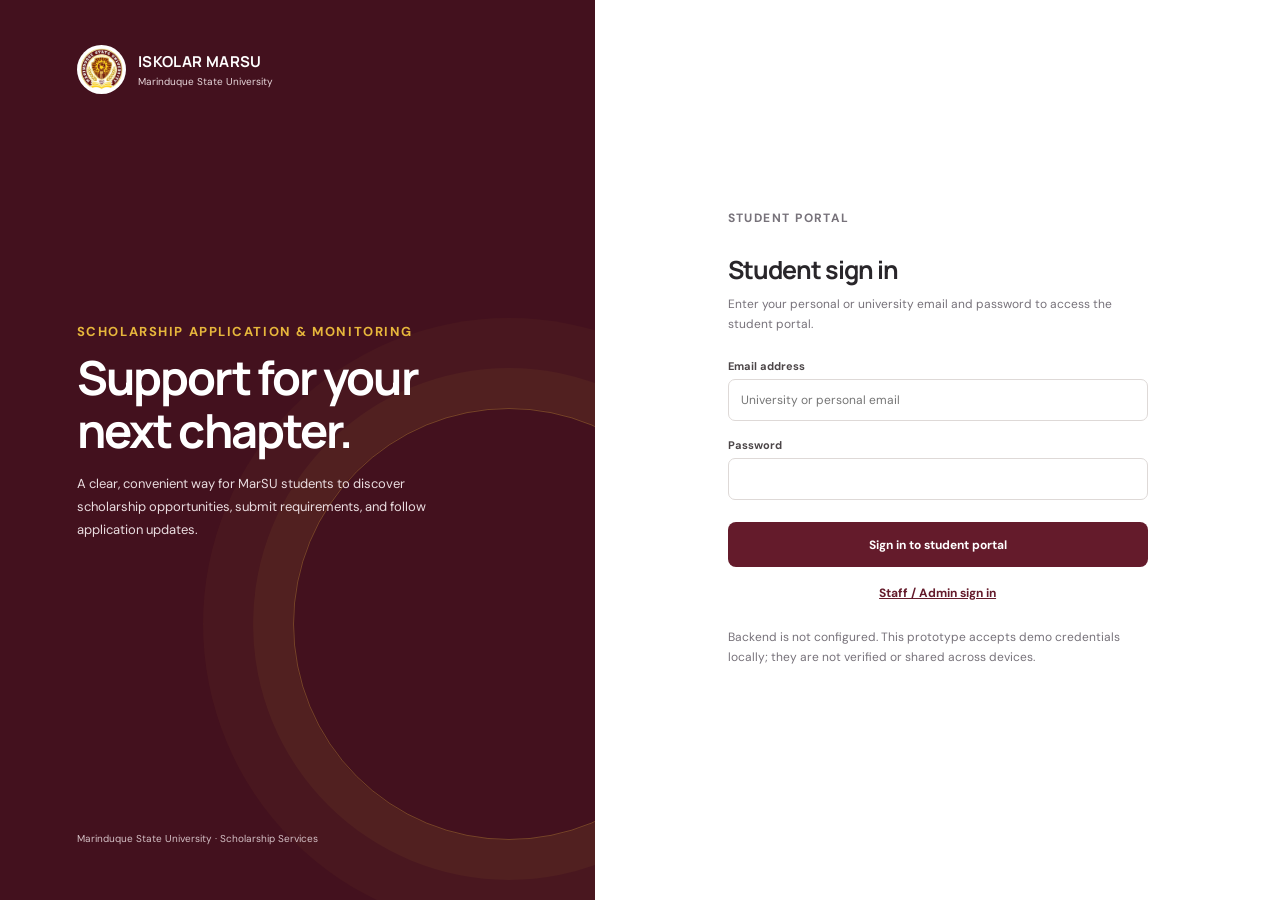
<file: index.html>
<!doctype html>
<html lang="en">
<head>
  <meta charset="utf-8">
  <meta name="viewport" content="width=device-width, initial-scale=1">
  <meta name="theme-color" content="#641b2b">
  <title>Student sign in | ISKOLAR MARSU</title>
  <link rel="stylesheet" href="styles.css">
  <script src="supabase-config.js" defer></script>
  <script src="supabase-backend.js" defer></script>
  <script src="app.js" defer></script>
</head>
<body data-page="student-login" data-role="public"><div id="app"></div></body>
</html>
</file>
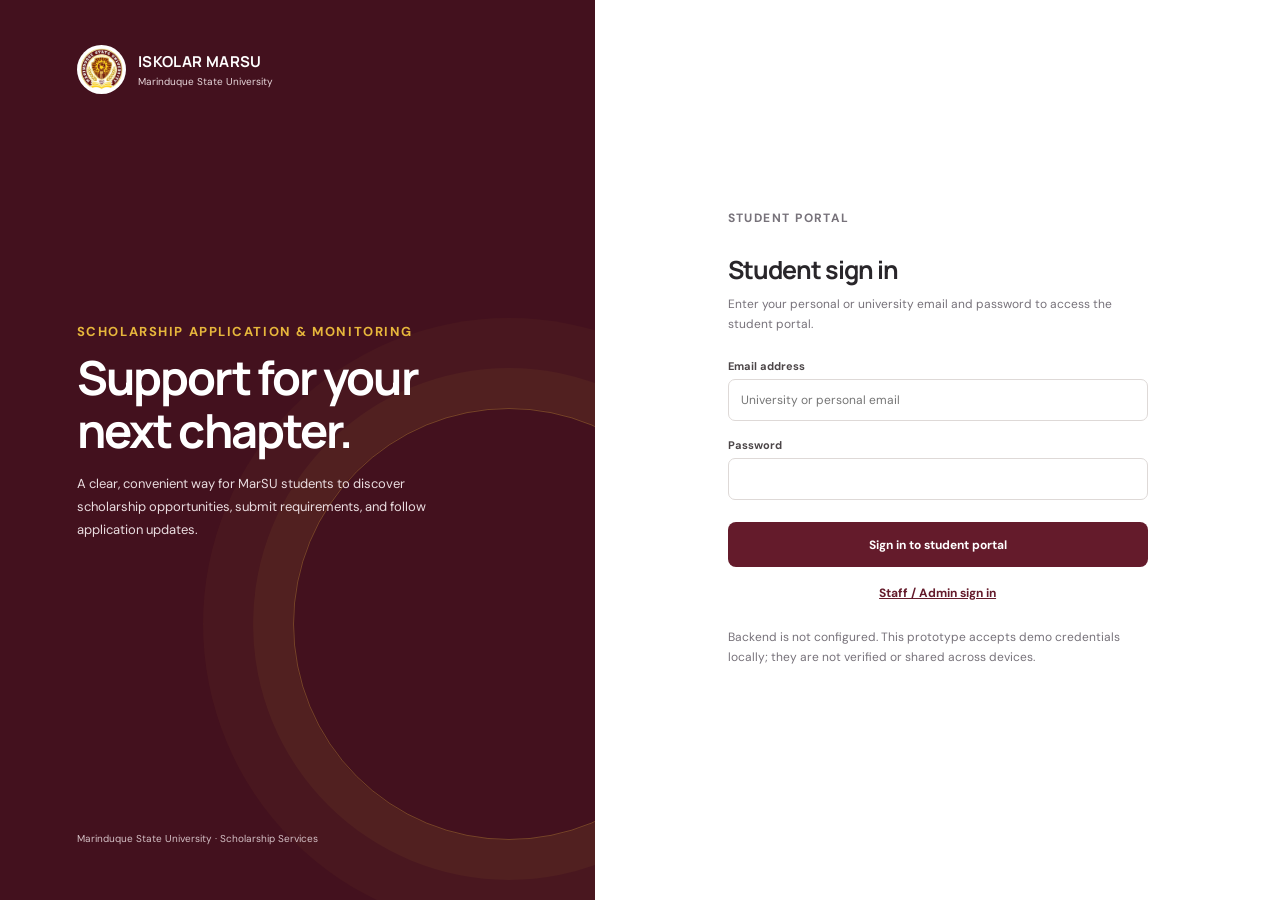
<file: admin-dashboard.html>
<!doctype html>
<html lang="en">
<head>
  <meta charset="utf-8">
  <meta name="viewport" content="width=device-width, initial-scale=1">
  <meta name="theme-color" content="#641b2b">
  <title>Staff dashboard | ISKOLAR MARSU</title>
  <link rel="stylesheet" href="styles.css">
  <script src="supabase-config.js" defer></script>
  <script src="supabase-backend.js" defer></script>
  <script src="app.js" defer></script>
</head>
<body data-page="admin-dashboard" data-role="admin"><div id="app"></div></body>
</html>
</file>
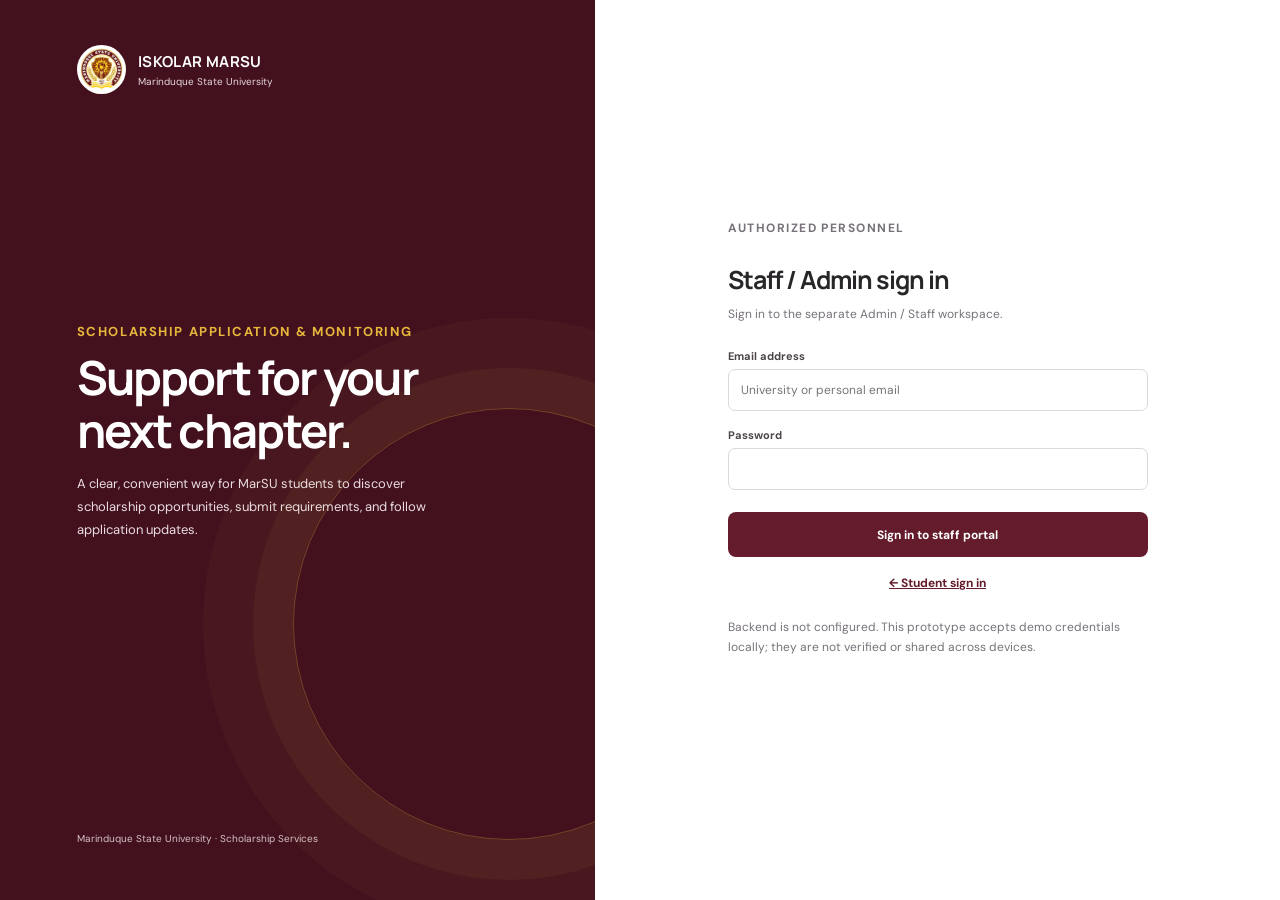
<file: admin-login.html>
<!doctype html>
<html lang="en">
<head>
  <meta charset="utf-8">
  <meta name="viewport" content="width=device-width, initial-scale=1">
  <meta name="theme-color" content="#641b2b">
  <title>Staff sign in | ISKOLAR MARSU</title>
  <link rel="stylesheet" href="styles.css">
  <script src="supabase-config.js" defer></script>
  <script src="supabase-backend.js" defer></script>
  <script src="app.js" defer></script>
</head>
<body data-page="admin-login" data-role="public"><div id="app"></div></body>
</html>
</file>
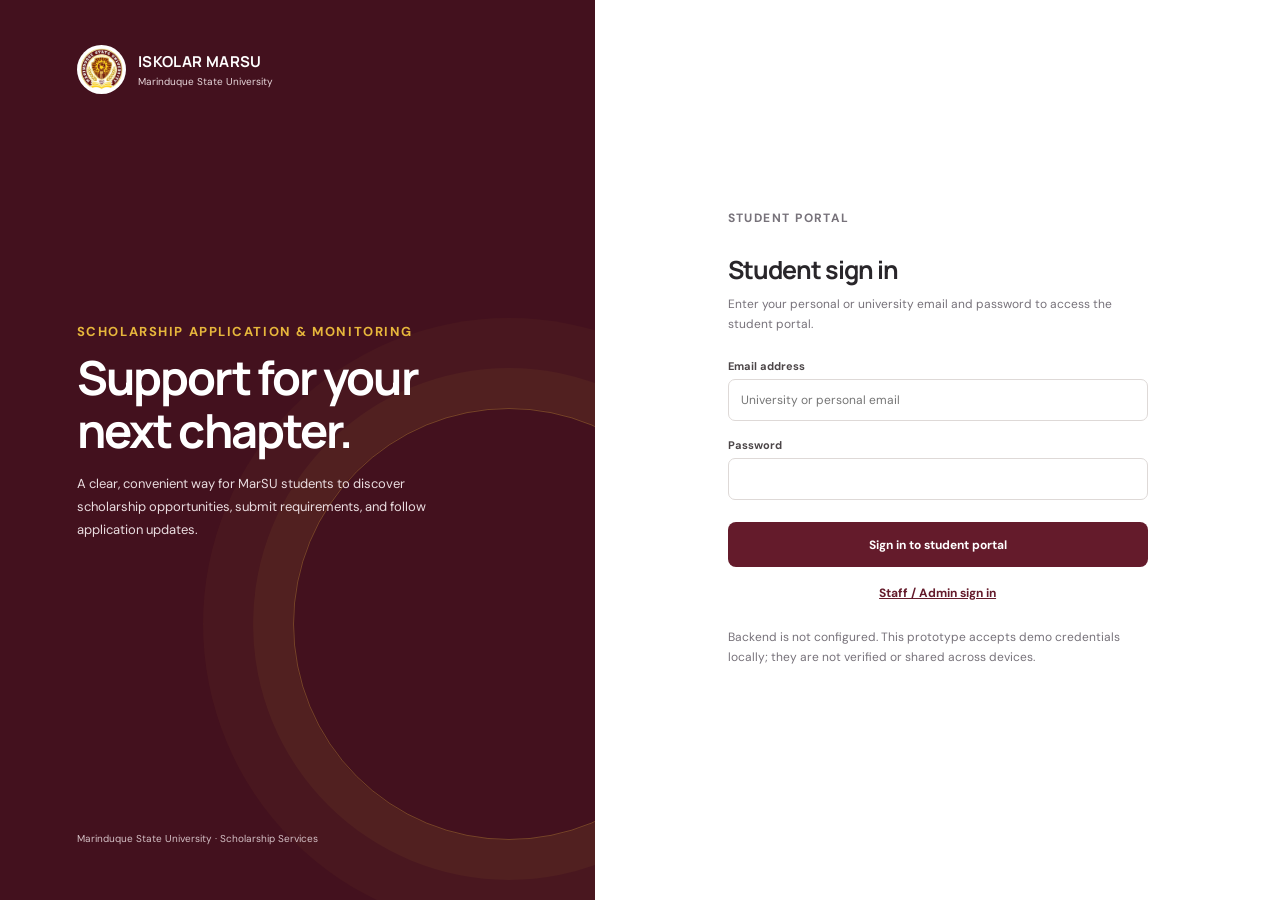
<file: announcements.html>
<!doctype html>
<html lang="en">
<head>
  <meta charset="utf-8">
  <meta name="viewport" content="width=device-width, initial-scale=1">
  <meta name="theme-color" content="#641b2b">
  <title>Announcements | ISKOLAR MARSU</title>
  <link rel="stylesheet" href="styles.css">
  <script src="supabase-config.js" defer></script>
  <script src="supabase-backend.js" defer></script>
  <script src="app.js" defer></script>
</head>
<body data-page="announcements" data-role="student"><div id="app"></div></body>
</html>
</file>
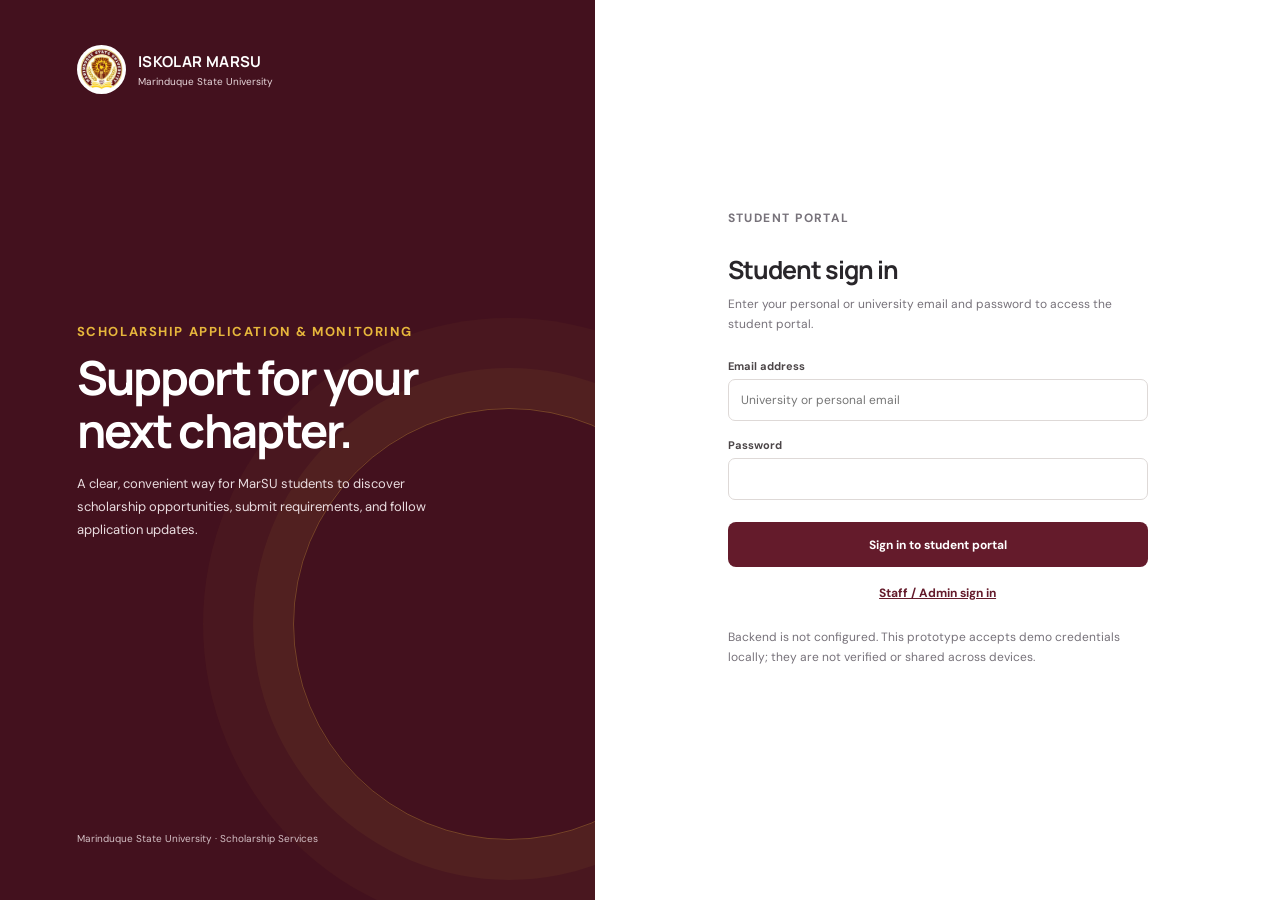
<file: application.html>
<!doctype html>
<html lang="en">
<head>
  <meta charset="utf-8">
  <meta name="viewport" content="width=device-width, initial-scale=1">
  <meta name="theme-color" content="#641b2b">
  <title>Scholarship application | ISKOLAR MARSU</title>
  <link rel="stylesheet" href="styles.css">
  <script src="supabase-config.js" defer></script>
  <script src="supabase-backend.js" defer></script>
  <script src="app.js" defer></script>
</head>
<body data-page="application" data-role="student"><div id="app"></div></body>
</html>
</file>
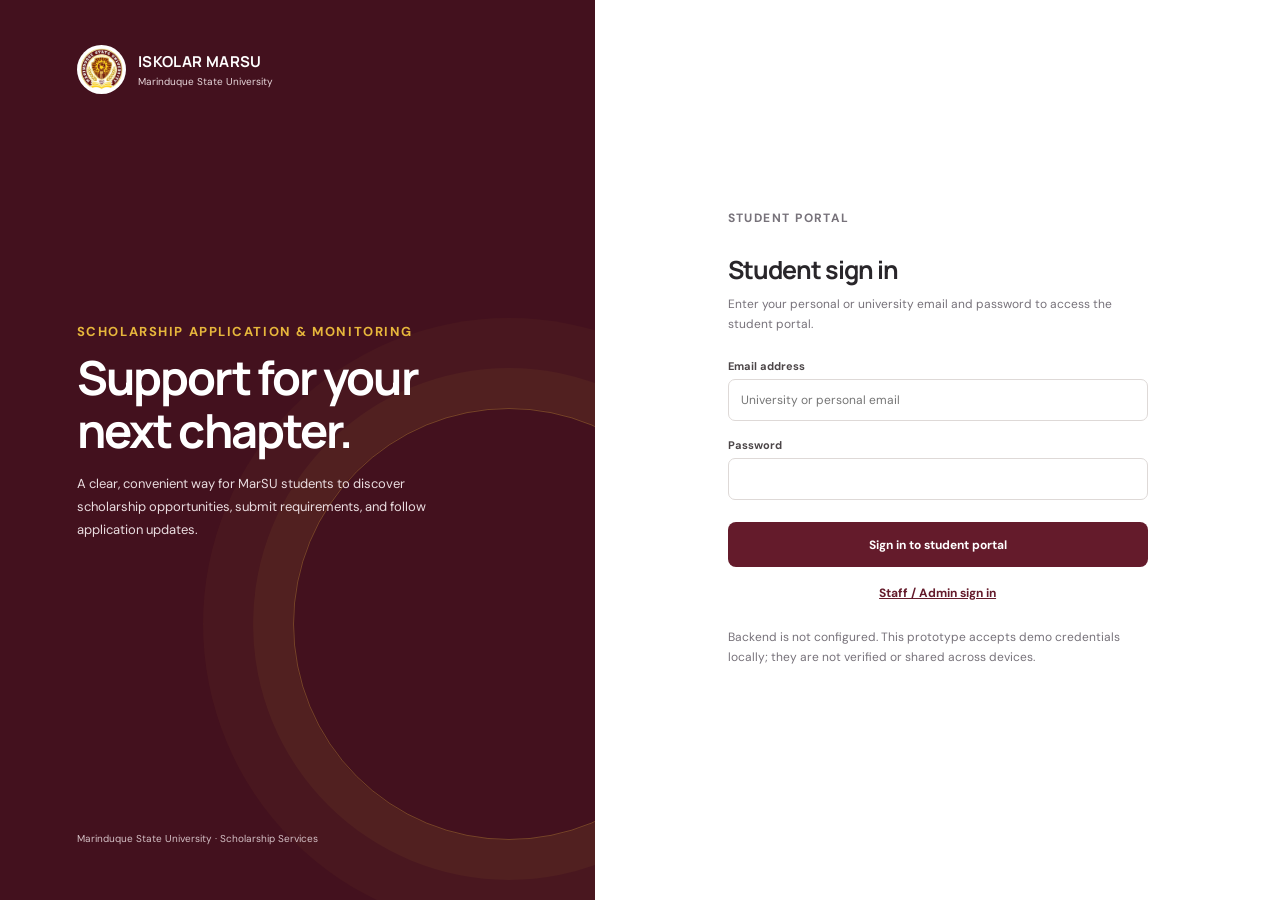
<file: payouts.html>
<!doctype html>
<html lang="en">
<head>
  <meta charset="utf-8">
  <meta name="viewport" content="width=device-width, initial-scale=1">
  <meta name="theme-color" content="#641b2b">
  <title>Payout schedule | ISKOLAR MARSU</title>
  <link rel="stylesheet" href="styles.css">
  <script src="supabase-config.js" defer></script>
  <script src="supabase-backend.js" defer></script>
  <script src="app.js" defer></script>
</head>
<body data-page="payouts" data-role="student"><div id="app"></div></body>
</html>
</file>
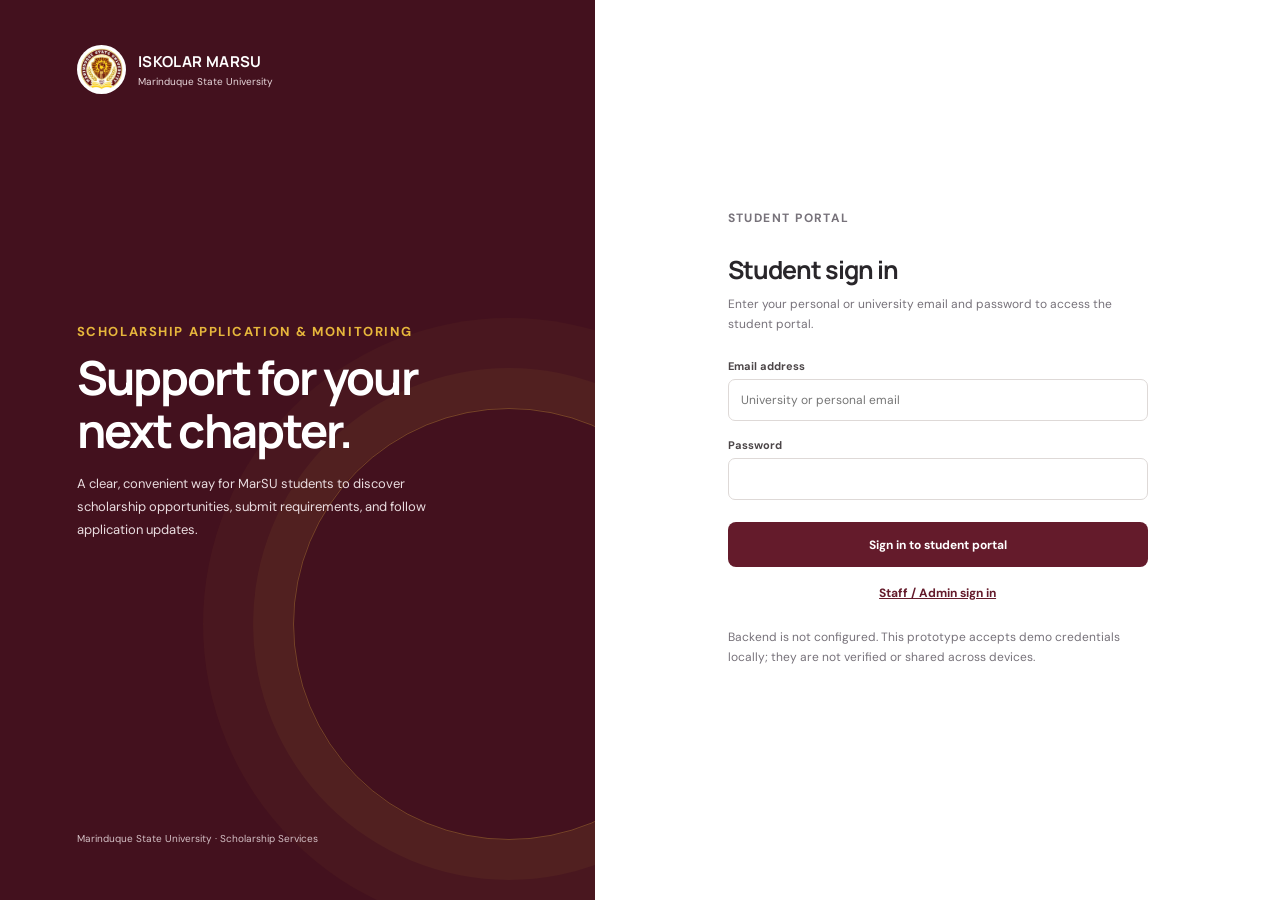
<file: profile.html>
<!doctype html>
<html lang="en">
<head>
  <meta charset="utf-8">
  <meta name="viewport" content="width=device-width, initial-scale=1">
  <meta name="theme-color" content="#641b2b">
  <title>My profile | ISKOLAR MARSU</title>
  <link rel="stylesheet" href="styles.css">
  <script src="supabase-config.js" defer></script>
  <script src="supabase-backend.js" defer></script>
  <script src="app.js" defer></script>
</head>
<body data-page="profile" data-role="student"><div id="app"></div></body>
</html>
</file>
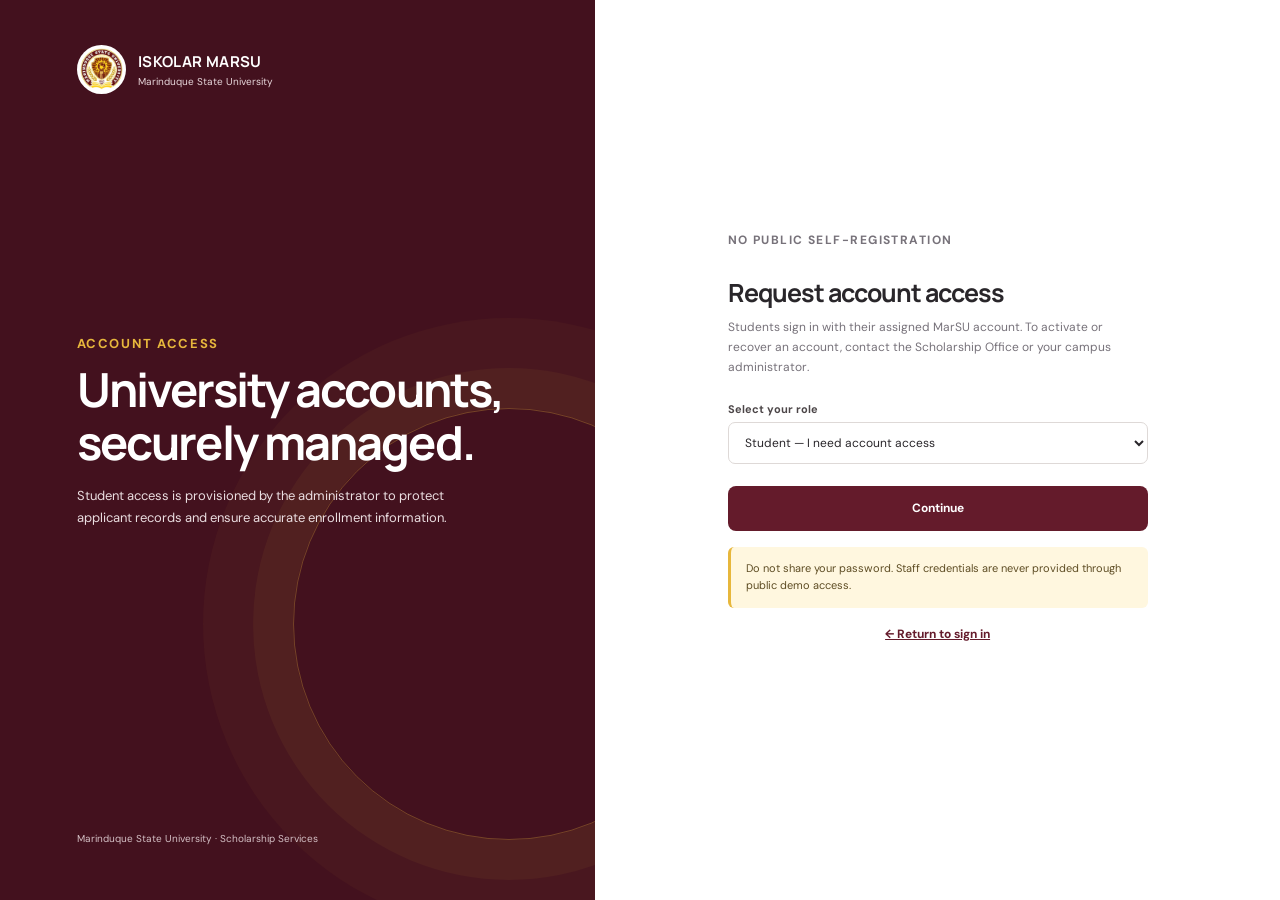
<file: register.html>
<!doctype html>
<html lang="en">
<head>
  <meta charset="utf-8">
  <meta name="viewport" content="width=device-width, initial-scale=1">
  <meta name="theme-color" content="#641b2b">
  <title>Account access | ISKOLAR MARSU</title>
  <link rel="stylesheet" href="styles.css">
  <script src="supabase-config.js" defer></script>
  <script src="supabase-backend.js" defer></script>
  <script src="app.js" defer></script>
</head>
<body data-page="register" data-role="public"><div id="app"></div></body>
</html>
</file>
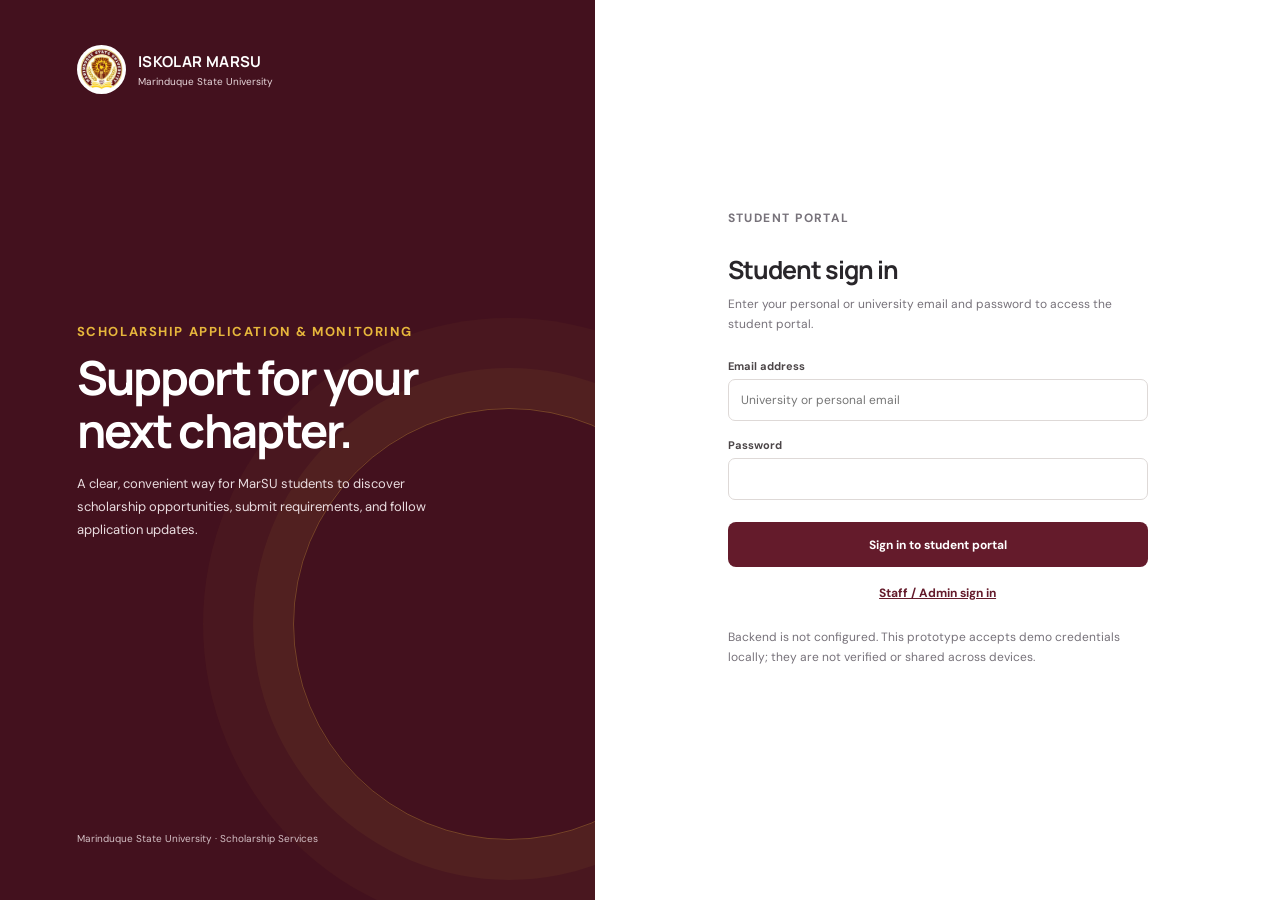
<file: scholarships.html>
<!doctype html>
<html lang="en">
<head>
  <meta charset="utf-8">
  <meta name="viewport" content="width=device-width, initial-scale=1">
  <meta name="theme-color" content="#641b2b">
  <title>Scholarships | ISKOLAR MARSU</title>
  <link rel="stylesheet" href="styles.css">
  <script src="supabase-config.js" defer></script>
  <script src="supabase-backend.js" defer></script>
  <script src="app.js" defer></script>
</head>
<body data-page="scholarships" data-role="student"><div id="app"></div></body>
</html>
</file>
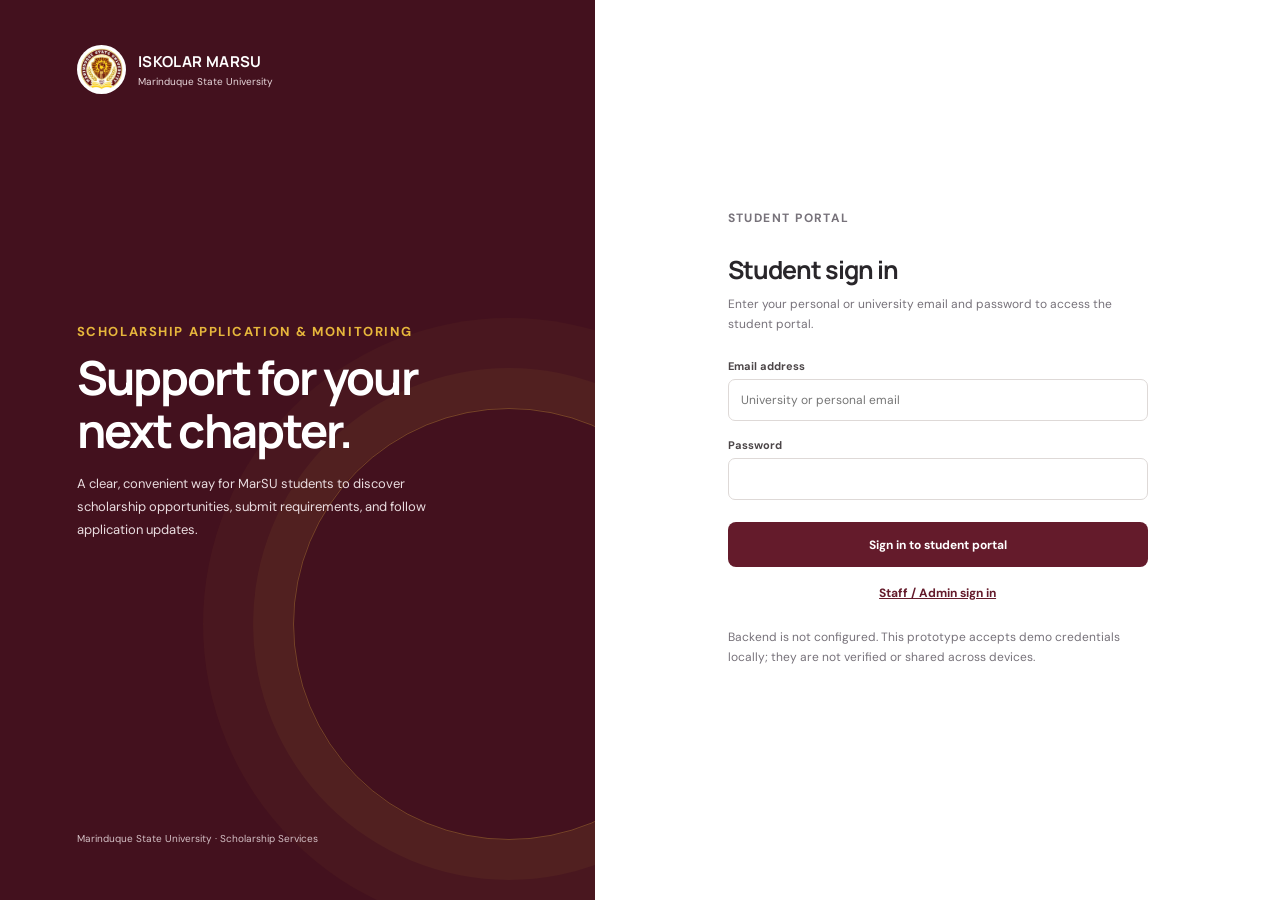
<file: status-tracking.html>
<!doctype html>
<html lang="en">
<head>
  <meta charset="utf-8">
  <meta name="viewport" content="width=device-width, initial-scale=1">
  <meta name="theme-color" content="#641b2b">
  <title>Application tracking | ISKOLAR MARSU</title>
  <link rel="stylesheet" href="styles.css">
  <script src="supabase-config.js" defer></script>
  <script src="supabase-backend.js" defer></script>
  <script src="app.js" defer></script>
</head>
<body data-page="tracking" data-role="student"><div id="app"></div></body>
</html>
</file>
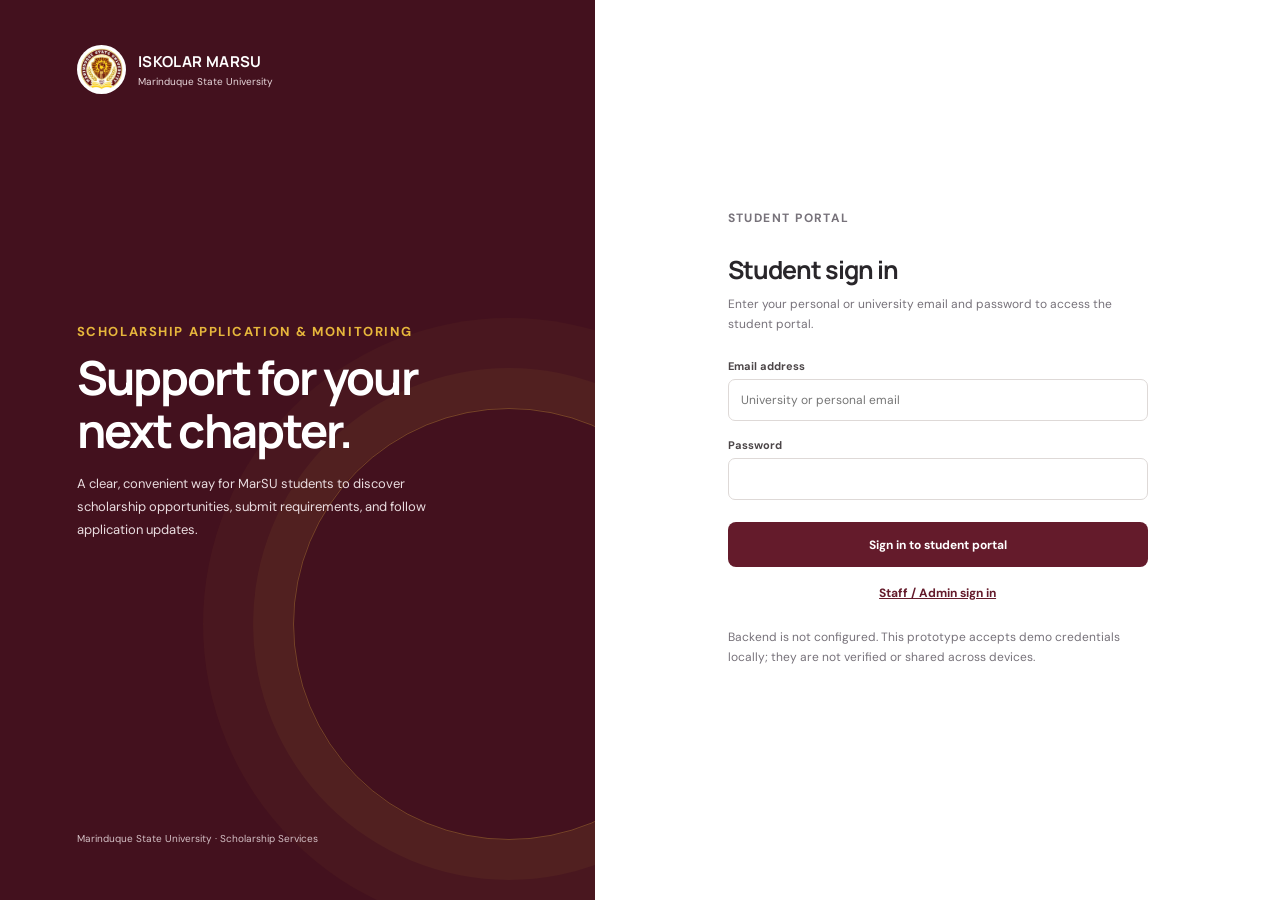
<file: student-dashboard.html>
<!doctype html>
<html lang="en">
<head>
  <meta charset="utf-8">
  <meta name="viewport" content="width=device-width, initial-scale=1">
  <meta name="theme-color" content="#641b2b">
  <title>Student dashboard | ISKOLAR MARSU</title>
  <link rel="stylesheet" href="styles.css">
  <script src="supabase-config.js" defer></script>
  <script src="supabase-backend.js" defer></script>
  <script src="app.js" defer></script>
</head>
<body data-page="student-dashboard" data-role="student"><div id="app"></div></body>
</html>
</file>
<file: styles.css>
@import url("https://fonts.googleapis.com/css2?family=DM+Sans:wght@400;500;600;700&family=Manrope:wght@500;600;700;800&display=swap");

:root {
  color-scheme: light;
  --maroon: #641b2b;
  --maroon-dark: #43111e;
  --maroon-soft: #f7eef0;
  --gold: #e7b73c;
  --gold-soft: #fff7df;
  --ink: #29262a;
  --muted: #77727a;
  --line: #e9e5e3;
  --canvas: #f8f7f5;
  --white: #fff;
  --green: #277653;
  --green-soft: #e7f4ed;
  --red: #a73737;
  --red-soft: #faeaea;
  --shadow: 0 16px 38px rgba(48, 29, 32, .07);
  font-family: "DM Sans", "Segoe UI", sans-serif;
  font-synthesis: none;
  text-rendering: optimizeLegibility;
}

* { box-sizing: border-box; }
body { margin: 0; min-width: 320px; background: var(--canvas); color: var(--ink); }
button, input, select, textarea { font: inherit; }
button, a { -webkit-tap-highlight-color: transparent; }
a { color: inherit; }
button { cursor: pointer; }
:focus-visible { outline: 3px solid #986d00; outline-offset: 3px; }
.skip-link { position: fixed; z-index: 20; top: 8px; left: 8px; padding: 10px 14px; background: #fff; color: var(--maroon); transform: translateY(-150%); }
.skip-link:focus { transform: none; }
.app-shell { display: grid; min-height: 100vh; grid-template-columns: 252px minmax(0, 1fr); }
.sidebar { position: sticky; top: 0; display: flex; height: 100vh; flex-direction: column; padding: 25px 16px 18px; background: var(--maroon-dark); color: #fff; }
.sidebar-head { display: flex; align-items: flex-start; }
.brand { display: flex; align-items: center; gap: 12px; padding: 0 9px 26px; text-decoration: none; }
.sidebar-head > .brand { flex: 1; }
.sidebar-close { display: none; }
.brand img { width: 49px; height: 49px; border-radius: 50%; object-fit: contain; background: #fff; padding: 3px; }
.brand-copy { display: grid; gap: 3px; }
.brand-copy strong { font-family: Manrope, sans-serif; font-size: 15px; letter-spacing: .025em; }
.brand-copy small { color: #e8d8dc; font-size: 10px; }
.role-label { margin: 0 10px 9px; color: #d6bfc5; font-size: 10px; font-weight: 700; letter-spacing: .13em; text-transform: uppercase; }
.nav-list { display: grid; gap: 5px; }
.nav-link { display: flex; min-height: 43px; align-items: center; gap: 12px; padding: 10px 12px; border-radius: 8px; color: #f0e5e8; font-size: 13px; text-decoration: none; }
.nav-link:hover, .nav-link[aria-current="page"] { background: rgba(255,255,255,.13); color: #fff; }
.nav-icon { display: inline-grid; width: 20px; place-items: center; color: var(--gold); font-size: 16px; }
.sidebar-bottom { margin-top: auto; border-top: 1px solid rgba(255,255,255,.17); padding-top: 15px; }
.sidebar-bottom .nav-link { color: #e8d8dc; }
.workspace { min-width: 0; }
.topbar { position: sticky; z-index: 5; top: 0; display: flex; min-height: 74px; align-items: center; justify-content: space-between; gap: 16px; padding: 12px clamp(18px, 4vw, 46px); border-bottom: 1px solid var(--line); background: rgba(255,255,255,.94); backdrop-filter: blur(12px); }
.topbar-left, .topbar-actions, .user-chip { display: flex; align-items: center; gap: 12px; }
.topbar-title { margin: 0; font: 700 14px Manrope, sans-serif; }
.topbar-subtitle { margin: 3px 0 0; color: var(--muted); font-size: 11px; }
.user-chip { padding-left: 15px; border-left: 1px solid var(--line); }
.avatar { display: grid; width: 37px; height: 37px; flex: 0 0 37px; place-items: center; border-radius: 50%; background: var(--gold-soft); color: var(--maroon); font-weight: 700; }
.user-info { display: grid; gap: 2px; }
.user-info strong { font-size: 12px; }
.user-info span { color: var(--muted); font-size: 10px; }
.icon-button { display: grid; width: 39px; height: 39px; place-items: center; border: 1px solid var(--line); border-radius: 9px; background: #fff; color: var(--maroon); }
.menu-toggle { display: none; }
.main-content { width: min(1200px, 100%); margin: 0 auto; padding: 35px clamp(18px, 4vw, 46px) 60px; }
.page-heading { display: flex; align-items: flex-start; justify-content: space-between; gap: 18px; margin-bottom: 25px; }
.eyebrow { margin: 0 0 7px; color: var(--maroon); font-size: 10px; font-weight: 700; letter-spacing: .12em; text-transform: uppercase; }
h1, h2, h3, p { margin-top: 0; }
h1, h2, h3 { font-family: Manrope, "Segoe UI", sans-serif; }
h1 { margin-bottom: 8px; font-size: clamp(24px, 3vw, 31px); letter-spacing: -.04em; }
.page-description { margin: 0; color: var(--muted); font-size: 13px; line-height: 1.65; }
.grid { display: grid; gap: 18px; }
.stats-grid { grid-template-columns: repeat(4, minmax(0, 1fr)); margin-bottom: 20px; }
.two-column { grid-template-columns: minmax(0, 1.55fr) minmax(270px, .85fr); }
.three-column { grid-template-columns: repeat(3, minmax(0, 1fr)); }
.card { min-width: 0; border: 1px solid var(--line); border-radius: 12px; background: var(--white); box-shadow: 0 3px 12px rgba(48,29,32,.025); }
.card-pad { padding: 21px; }
.stat-card { display: flex; min-height: 115px; align-items: flex-start; justify-content: space-between; gap: 10px; padding: 18px; }
.stat-label { display: block; margin-bottom: 12px; color: var(--muted); font-size: 11px; }
.stat-value { display: block; font: 800 24px Manrope, sans-serif; letter-spacing: -.04em; }
.stat-caption { display: block; margin-top: 5px; color: var(--muted); font-size: 10px; }
.stat-icon { display: grid; width: 36px; height: 36px; place-items: center; border-radius: 10px; background: var(--maroon-soft); color: var(--maroon); font-size: 16px; }
.section-head { display: flex; align-items: center; justify-content: space-between; gap: 10px; margin-bottom: 15px; }
.section-head h2, .section-head h3 { margin: 0; font-size: 15px; letter-spacing: -.02em; }
.section-head a { color: var(--maroon); font-size: 11px; font-weight: 700; text-decoration: none; }
.section-head a:hover { text-decoration: underline; }
.welcome-panel { position: relative; overflow: hidden; margin-bottom: 20px; padding: 25px; border-radius: 13px; background: linear-gradient(110deg, #641b2b, #7a2837); color: #fff; }
.welcome-panel::after { position: absolute; top: -64px; right: -25px; width: 240px; height: 240px; border: 1px solid rgba(231,183,60,.35); border-radius: 50%; box-shadow: 0 0 0 28px rgba(231,183,60,.06), 0 0 0 58px rgba(231,183,60,.04); content: ""; }
.welcome-panel h2 { position: relative; z-index: 1; margin: 0 0 8px; font-size: 23px; }
.welcome-panel p { position: relative; z-index: 1; max-width: 580px; margin: 0; color: #f1e4e6; font-size: 12px; line-height: 1.65; }
.welcome-panel .button { position: relative; z-index: 1; margin-top: 17px; }
.button { display: inline-flex; min-height: 40px; align-items: center; justify-content: center; gap: 8px; padding: 10px 15px; border: 1px solid transparent; border-radius: 8px; background: var(--maroon); color: #fff; font-size: 12px; font-weight: 700; text-decoration: none; transition: background .15s, transform .15s; }
.button:hover { background: var(--maroon-dark); transform: translateY(-1px); }
.button-gold { background: var(--gold); color: var(--maroon-dark); }
.button-gold:hover { background: #f0c64c; }
.button-secondary { border-color: var(--line); background: #fff; color: var(--ink); }
.button-secondary:hover { background: #f8f5f4; }
.button-small { min-height: 32px; padding: 7px 10px; font-size: 11px; }
.button-danger { background: var(--red); }
.button-danger:hover { background: #812626; }
.button-row { display: flex; flex-wrap: wrap; gap: 9px; }
.text-link { color: var(--maroon); font-weight: 700; text-decoration: none; }
.text-link:hover { text-decoration: underline; }
.sr-only { position: absolute; width: 1px; height: 1px; padding: 0; overflow: hidden; clip: rect(0, 0, 0, 0); white-space: nowrap; border: 0; }
.requirements { margin-top: 12px; color: var(--muted); font-size: 11px; }
.requirements summary { cursor: pointer; }
.requirements ul { margin: 8px 0 0; padding-left: 19px; line-height: 1.8; }
.list { display: grid; gap: 0; }
.list-item { display: flex; align-items: flex-start; justify-content: space-between; gap: 15px; padding: 14px 0; border-bottom: 1px solid #f0edeb; }
.list-item:last-child { padding-bottom: 0; border-bottom: 0; }
.list-item:first-child { padding-top: 0; }
.item-title { margin: 0 0 5px; font-size: 12px; font-weight: 700; }
.item-meta { margin: 0; color: var(--muted); font-size: 10px; line-height: 1.55; }
.badge { display: inline-flex; min-height: 23px; align-items: center; padding: 4px 9px; border-radius: 99px; background: #f0efed; color: #615b5b; font-size: 10px; font-weight: 700; white-space: nowrap; }
.badge-pending { background: var(--gold-soft); color: #82600a; }
.badge-approved { background: var(--green-soft); color: var(--green); }
.badge-rejected { background: var(--red-soft); color: var(--red); }
.badge-review { background: #eee9f8; color: #65458e; }
.scholarship-card { display: flex; min-height: 212px; flex-direction: column; padding: 19px; }
.scholarship-card h3 { margin: 13px 0 7px; font-size: 15px; }
.scholarship-card p { margin: 0 0 14px; color: var(--muted); font-size: 11px; line-height: 1.6; }
.scholarship-card .card-foot { display: flex; align-items: center; justify-content: space-between; gap: 8px; margin-top: auto; padding-top: 10px; }
.filters { display: flex; flex-wrap: wrap; gap: 10px; margin-bottom: 17px; }
.filters input { flex: 1 1 230px; }
.filters select { flex: 0 1 185px; }
label { display: block; margin-bottom: 6px; color: #4c4648; font-size: 11px; font-weight: 700; }
input, select, textarea { width: 100%; min-height: 42px; padding: 10px 12px; border: 1px solid #ded9d7; border-radius: 7px; background: #fff; color: var(--ink); font-size: 12px; }
textarea { min-height: 100px; resize: vertical; }
input:focus, select:focus, textarea:focus { border-color: var(--maroon); outline: 3px solid rgba(100,27,43,.12); }
.form-grid { display: grid; grid-template-columns: repeat(2, minmax(0, 1fr)); gap: 16px; }
.field { min-width: 0; }
.field-full { grid-column: 1 / -1; }
.field-help { display: block; margin-top: 5px; color: var(--muted); font-size: 10px; line-height: 1.5; }
.form-actions { display: flex; justify-content: flex-end; gap: 10px; margin-top: 18px; }
.callout { padding: 13px 15px; border-left: 3px solid var(--gold); border-radius: 6px; background: var(--gold-soft); color: #5e4d24; font-size: 11px; line-height: 1.6; }
.callout-maroon { border-color: var(--maroon); background: var(--maroon-soft); color: var(--maroon-dark); }
.table-wrap { overflow-x: auto; border: 1px solid var(--line); border-radius: 10px; background: #fff; }
table { width: 100%; border-collapse: collapse; text-align: left; }
th, td { min-width: 105px; padding: 13px 14px; border-bottom: 1px solid #f0edeb; font-size: 11px; vertical-align: middle; }
th { background: #fbfaf9; color: #71696b; font-size: 10px; font-weight: 700; letter-spacing: .02em; white-space: nowrap; }
tr:last-child td { border-bottom: 0; }
td strong { font-size: 11px; }
.table-actions { display: flex; flex-wrap: wrap; gap: 6px; }
.empty-state { padding: 28px 15px; color: var(--muted); font-size: 12px; text-align: center; }
.announcement { padding: 16px 0; border-bottom: 1px solid #f0edeb; }
.announcement:last-child { padding-bottom: 0; border: 0; }
.announcement h3 { margin: 0 0 6px; font-size: 13px; }
.announcement p { margin: 0 0 7px; color: #615b5b; font-size: 11px; line-height: 1.7; }
.timeline { display: grid; gap: 0; }
.timeline-step { position: relative; display: grid; grid-template-columns: 22px 1fr; gap: 13px; padding-bottom: 22px; }
.timeline-step:not(:last-child)::after { position: absolute; top: 21px; bottom: 1px; left: 10px; width: 1px; background: var(--line); content: ""; }
.timeline-dot { z-index: 1; display: grid; width: 22px; height: 22px; place-items: center; border: 2px solid #ddd6d3; border-radius: 50%; background: #fff; color: var(--muted); font-size: 10px; }
.timeline-step.complete .timeline-dot { border-color: var(--green); background: var(--green); color: #fff; }
.timeline-step.current .timeline-dot { border-color: var(--gold); background: var(--gold-soft); color: #6d5010; }
.timeline-step h3 { margin: 2px 0 5px; font-size: 12px; }
.timeline-step p { margin: 0; color: var(--muted); font-size: 10px; line-height: 1.6; }
.payout-date { display: flex; width: 46px; height: 48px; flex-direction: column; align-items: center; justify-content: center; border-radius: 8px; background: var(--maroon-soft); color: var(--maroon); font-size: 10px; font-weight: 700; }
.payout-date strong { font-size: 17px; line-height: 1.1; }
.file-list { display: grid; gap: 8px; margin-top: 10px; }
.file-entry { display: flex; align-items: center; justify-content: space-between; gap: 12px; padding: 9px 11px; border: 1px solid var(--line); border-radius: 7px; background: #fbfaf9; font-size: 11px; }
.file-entry span { overflow: hidden; text-overflow: ellipsis; white-space: nowrap; }
.upload-record { align-items: center; }
.upload-record-copy { display: grid; min-width: 0; gap: 4px; }
.upload-record-copy strong { overflow-wrap: anywhere; }
.uploaded-image { width: 58px; height: 58px; flex: 0 0 58px; border: 1px solid var(--line); border-radius: 6px; background: #fff; object-fit: contain; }
.uploaded-image-large { width: min(100%, 360px); height: auto; max-height: 420px; flex-basis: auto; }
.application-summary { align-items: flex-start; }
.application-summary > div:first-child { min-width: 0; flex: 1; }
.notification-panel { position: absolute; z-index: 10; top: 63px; right: clamp(18px, 4vw, 46px); width: min(330px, calc(100vw - 36px)); padding: 17px; border: 1px solid var(--line); border-radius: 11px; background: #fff; box-shadow: var(--shadow); }
.notification-panel[hidden] { display: none; }
.toast { position: fixed; z-index: 20; right: 22px; bottom: 22px; max-width: min(390px, calc(100vw - 44px)); padding: 13px 17px; border-radius: 8px; background: var(--maroon-dark); color: #fff; box-shadow: var(--shadow); font-size: 12px; }
.toast[hidden] { display: none; }
dialog::backdrop { background: rgba(26, 17, 19, .56); }

.auth-page { min-height: 100vh; display: grid; grid-template-columns: minmax(300px, .93fr) minmax(400px, 1.07fr); background: #fff; }
.auth-brand-panel { position: relative; display: flex; min-height: 100vh; flex-direction: column; justify-content: space-between; overflow: hidden; padding: 45px clamp(28px, 6vw, 82px); background: var(--maroon-dark); color: #fff; }
.auth-brand-panel::after { position: absolute; right: -130px; bottom: 60px; width: 430px; height: 430px; border: 1px solid rgba(231,183,60,.3); border-radius: 50%; box-shadow: 0 0 0 40px rgba(231,183,60,.05), 0 0 0 90px rgba(231,183,60,.04); content: ""; }
.auth-brand-panel .brand { position: relative; z-index: 1; padding: 0; }
.auth-message { position: relative; z-index: 1; max-width: 460px; margin: 0 0 50px; }
.auth-message .eyebrow { color: var(--gold); }
.auth-message h1 { margin-bottom: 16px; font-size: clamp(31px, 4vw, 47px); line-height: 1.13; }
.auth-message p { max-width: 390px; color: #eadde0; font-size: 13px; line-height: 1.75; }
.auth-footer { position: relative; z-index: 1; color: #d5c1c6; font-size: 10px; }
.auth-form-panel { display: flex; align-items: center; justify-content: center; padding: 38px 26px; }
.auth-form-wrap { width: min(420px, 100%); }
.auth-form-wrap h2 { margin: 0 0 8px; font-size: 25px; letter-spacing: -.04em; }
.auth-form-wrap > p { margin-bottom: 24px; color: var(--muted); font-size: 12px; line-height: 1.65; }
.auth-form-wrap .field { margin-bottom: 17px; }
.auth-form-wrap .button { width: 100%; min-height: 45px; margin-top: 5px; }
.auth-switch { margin-top: 17px; color: var(--muted); font-size: 11px; text-align: center; }
.auth-switch a { color: var(--maroon); font-weight: 700; }
.form-error { min-height: 0; margin: 0 0 12px; color: var(--red); font-size: 11px; line-height: 1.5; }
.form-error:empty { display: none; }
.brand-small { font-size: 11px; }

@media (max-width: 1050px) {
  .app-shell { grid-template-columns: 218px minmax(0, 1fr); }
  .stats-grid { grid-template-columns: repeat(2, minmax(0, 1fr)); }
  .three-column { grid-template-columns: repeat(2, minmax(0, 1fr)); }
}
@media (max-width: 760px) {
  .app-shell { display: block; }
  .sidebar { position: fixed; z-index: 12; top: 0; left: 0; width: min(285px, 84vw); transform: translateX(-105%); transition: transform .2s ease; box-shadow: var(--shadow); }
  .sidebar.is-open { transform: translateX(0); }
  .sidebar-close { display: grid; flex: 0 0 37px; margin: 0 3px 0 0; border-color: rgba(255,255,255,.25); background: transparent; color: #fff; }
  .menu-toggle { display: grid; }
  .topbar { min-height: 65px; padding: 10px 17px; }
  .topbar-subtitle { display: none; }
  .user-info { display: none; }
  .user-chip { padding-left: 10px; }
  .main-content { padding-top: 27px; }
  .two-column { grid-template-columns: 1fr; }
  .three-column { grid-template-columns: 1fr; }
  .auth-page { grid-template-columns: 1fr; }
  .auth-brand-panel { min-height: auto; padding: 25px 24px 24px; }
  .auth-brand-panel::after { right: -210px; bottom: -240px; }
  .auth-brand-panel .brand { padding-bottom: 25px; }
  .auth-message { margin: 0 0 8px; }
  .auth-message h1 { max-width: 560px; font-size: 30px; }
  .auth-message p { margin-bottom: 0; }
  .auth-footer { display: none; }
  .auth-form-panel { align-items: flex-start; padding: 29px 24px 42px; }
}
@media (max-width: 500px) {
  .page-heading { flex-direction: column; }
  .stats-grid { gap: 10px; }
  .stat-card { min-height: 105px; padding: 14px; }
  .stat-value { font-size: 21px; }
  .card-pad { padding: 16px; }
  .form-grid { grid-template-columns: 1fr; }
  .field-full { grid-column: auto; }
  .form-actions { flex-direction: column-reverse; }
  .form-actions .button { width: 100%; }
  .welcome-panel { padding: 21px 18px; }
  .welcome-panel h2 { font-size: 20px; }
  .filters { display: grid; grid-template-columns: 1fr; }
  .filters select { width: 100%; }
  .button-row { width: 100%; }
  .button-row .button { flex: 1; }
  th, td { padding: 11px 10px; }
}
@media (prefers-reduced-motion: reduce) {
  *, *::before, *::after { scroll-behavior: auto !important; transition-duration: .01ms !important; animation-duration: .01ms !important; }
}
</file>
